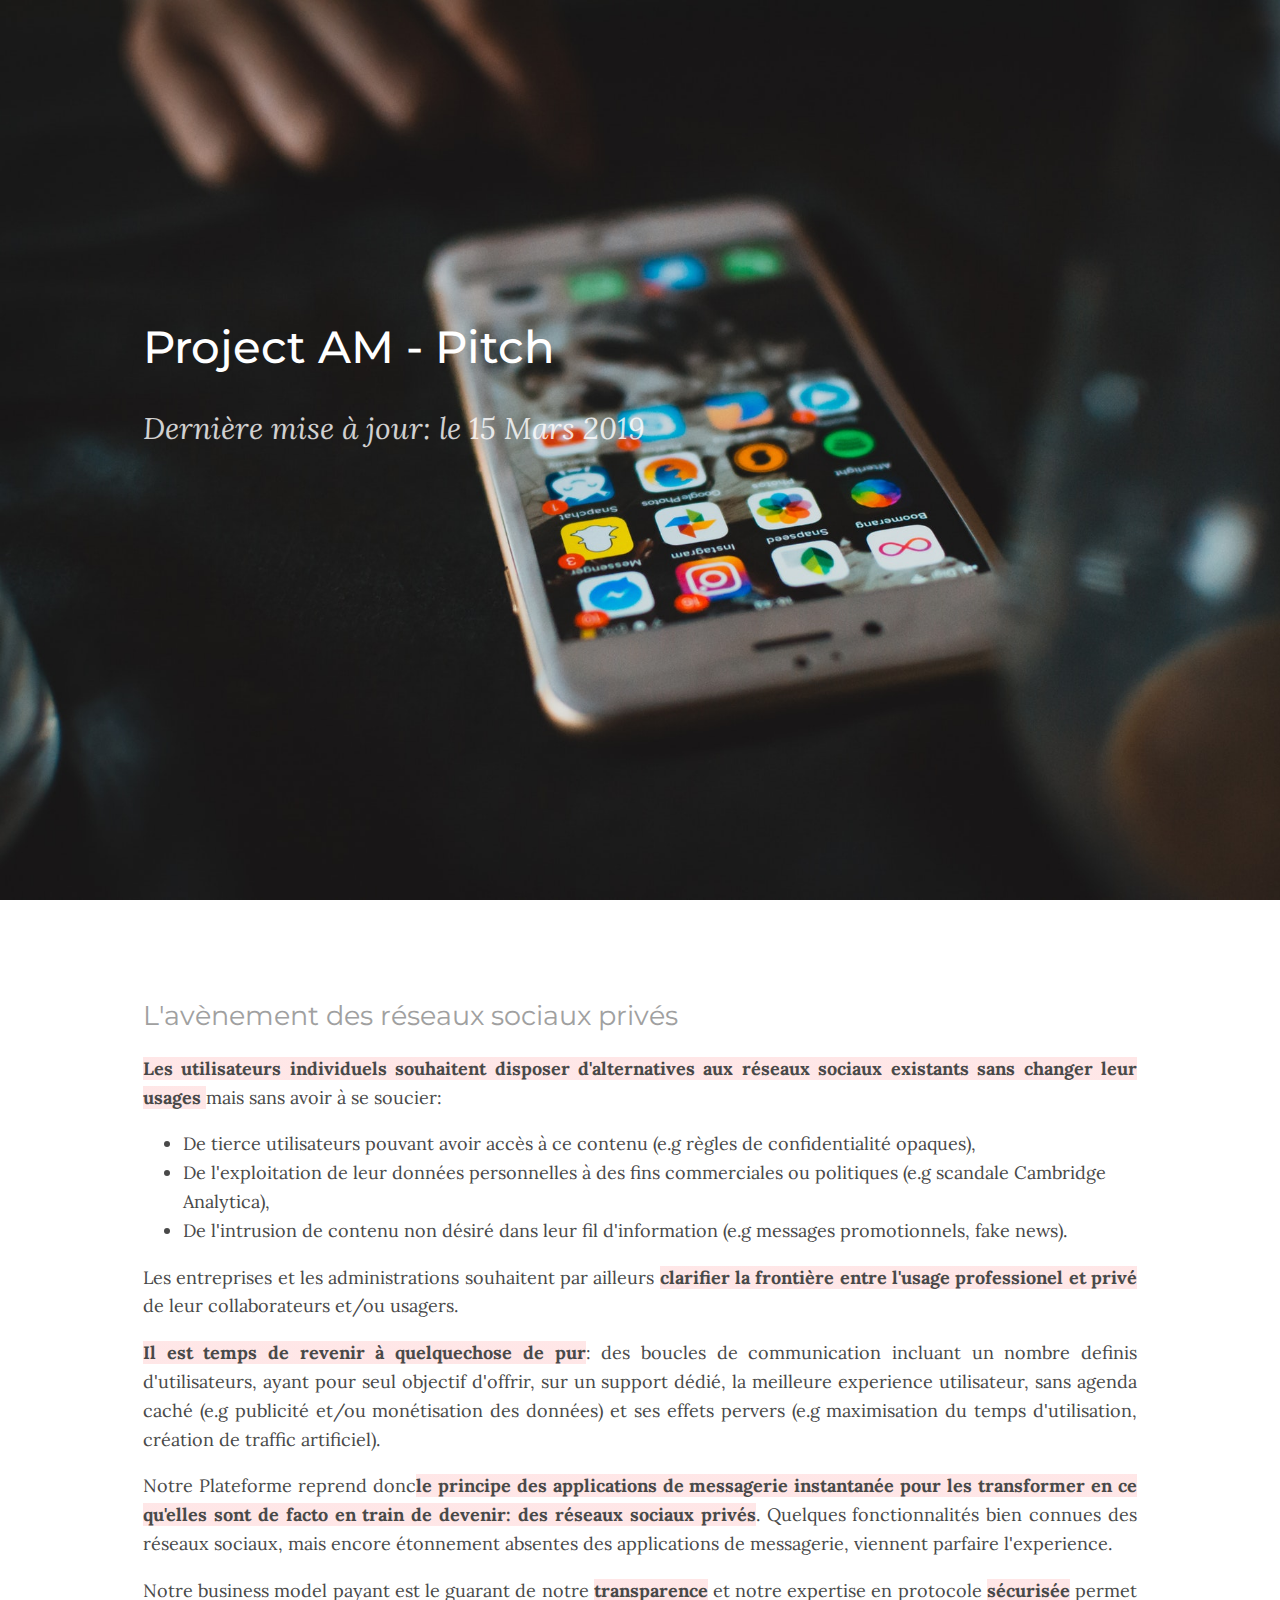
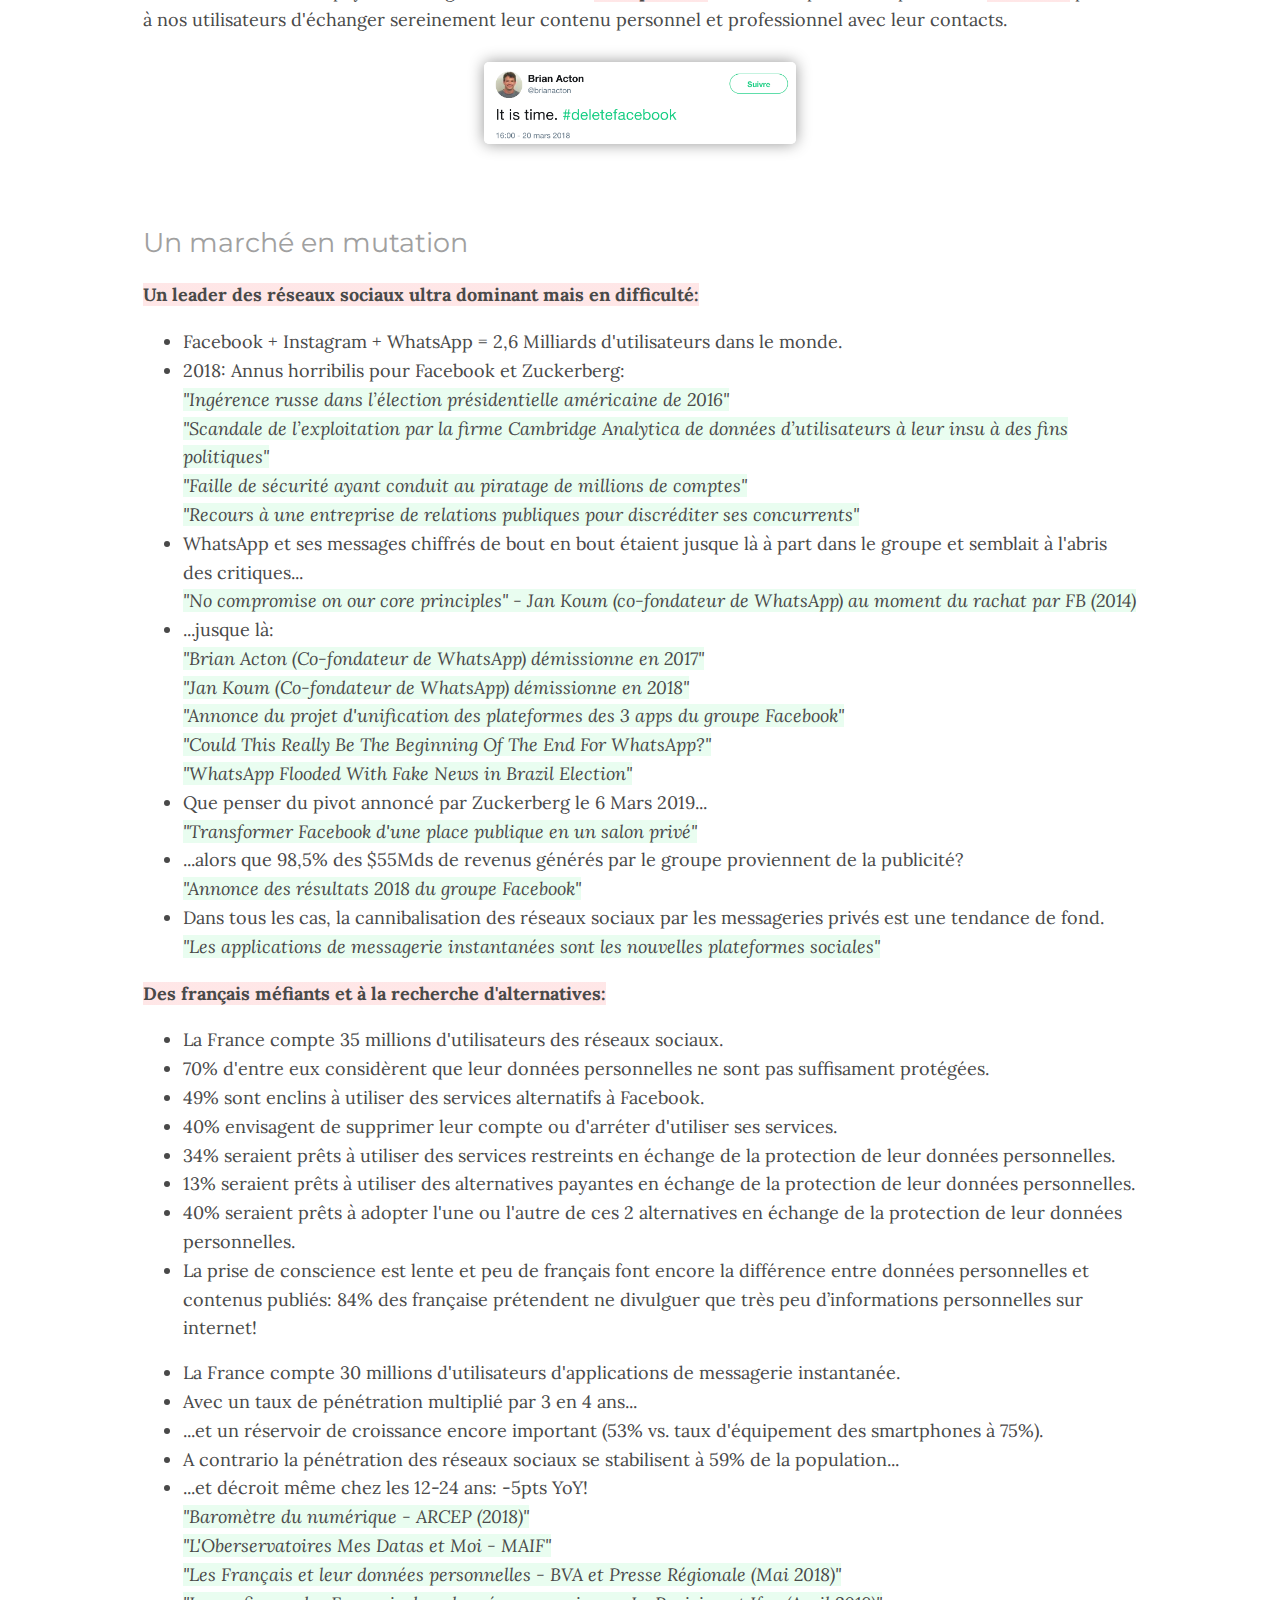
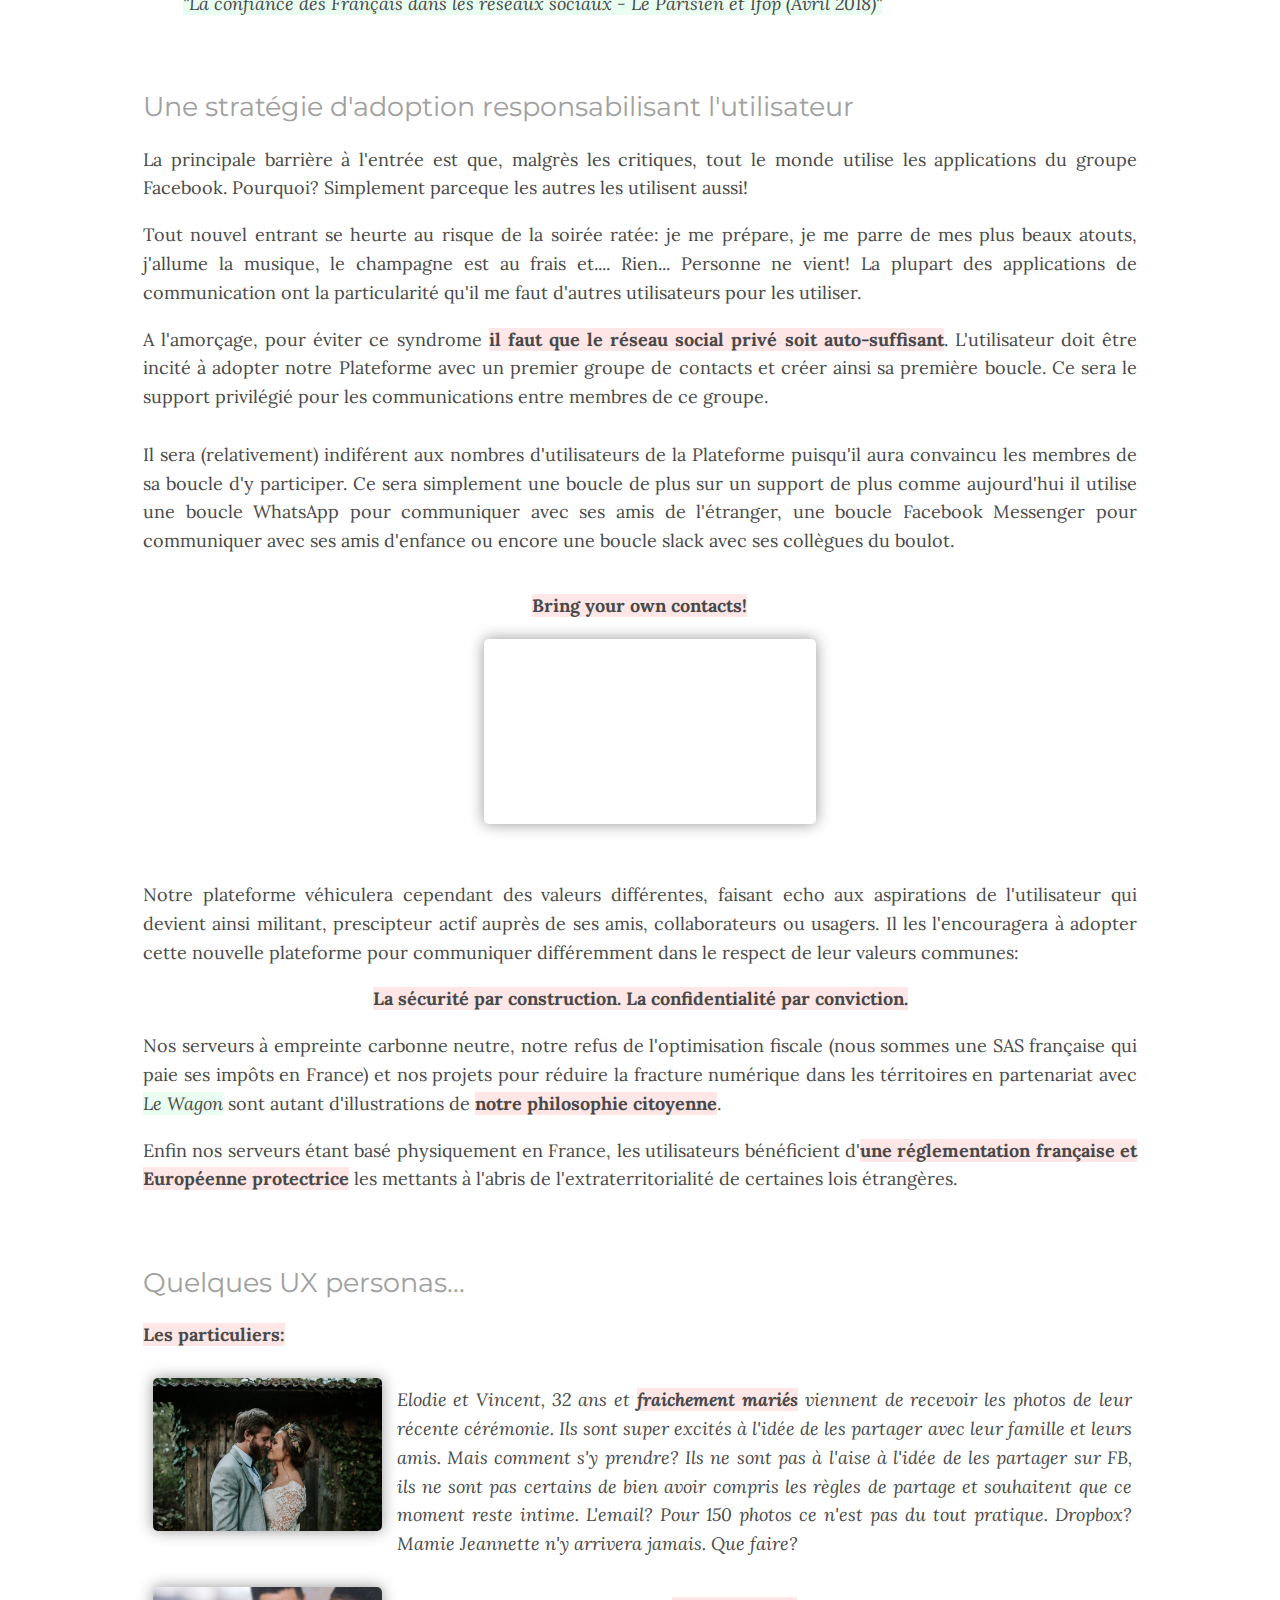
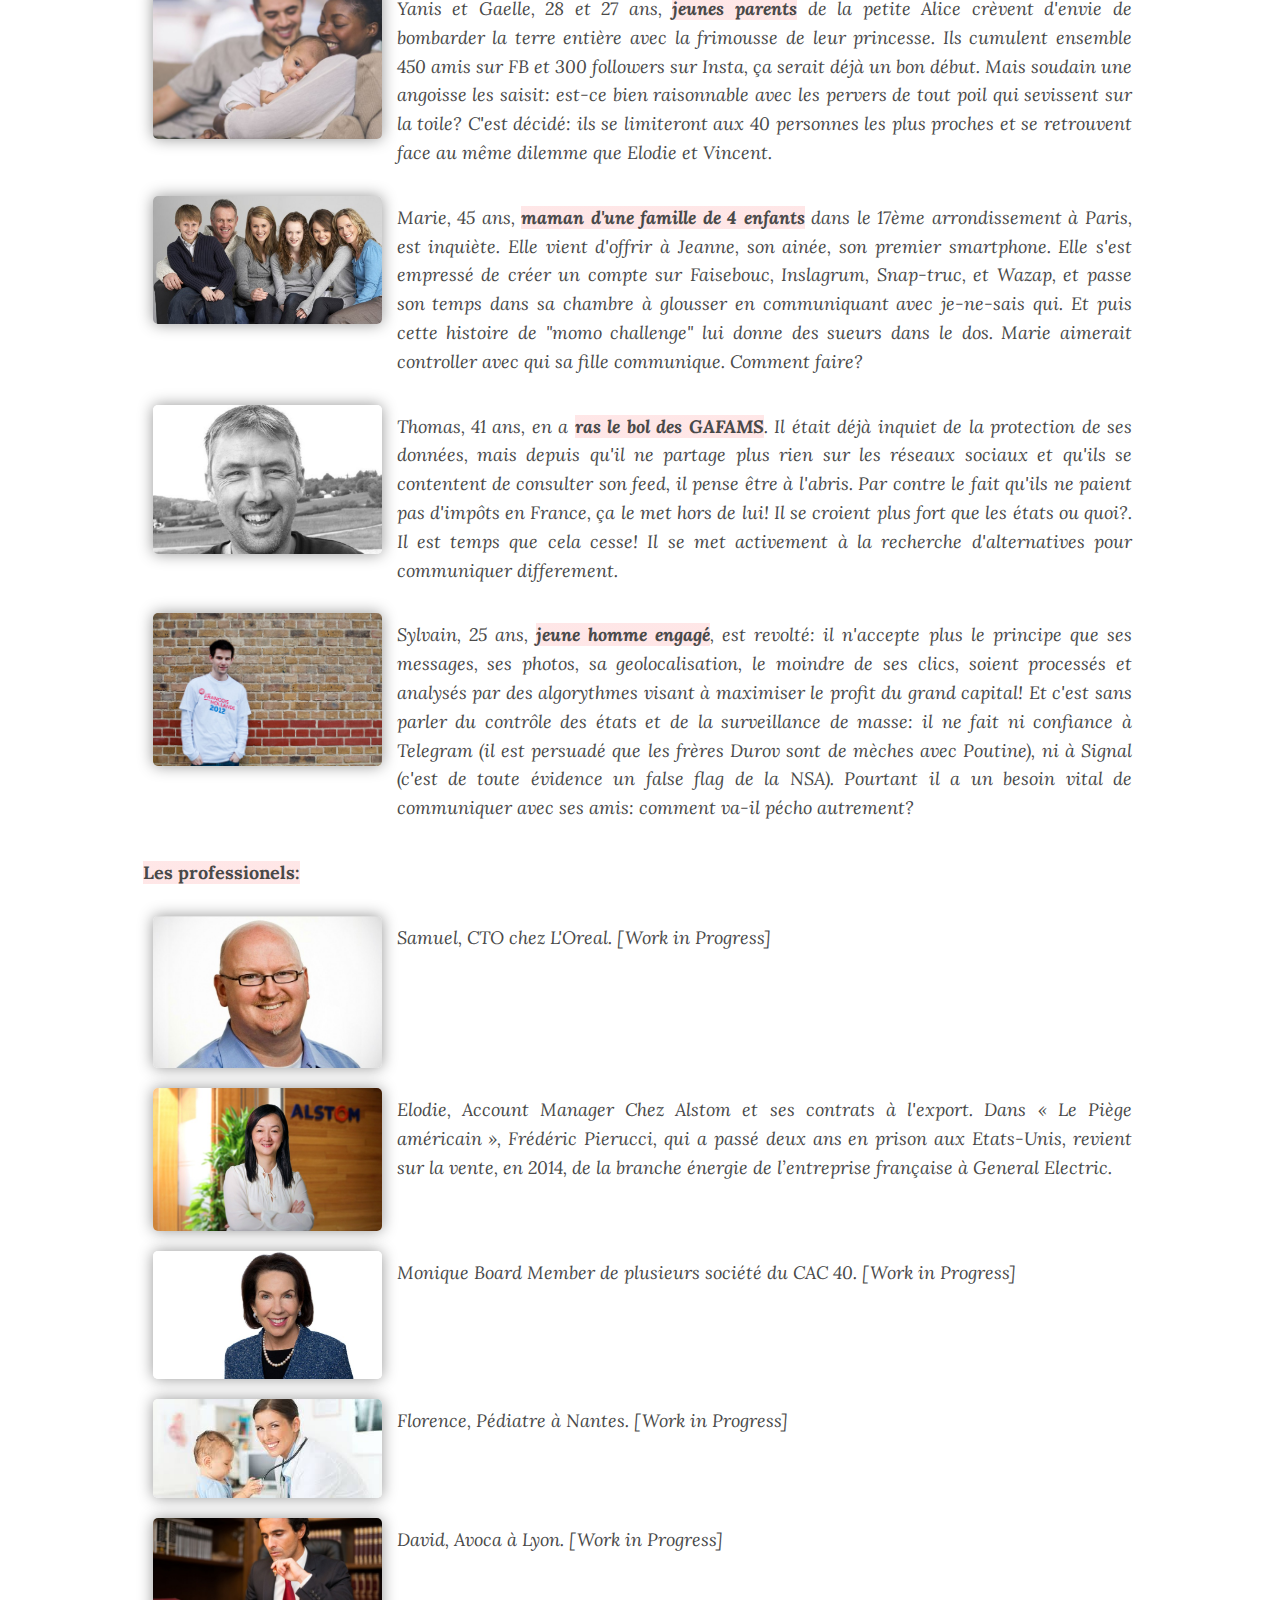
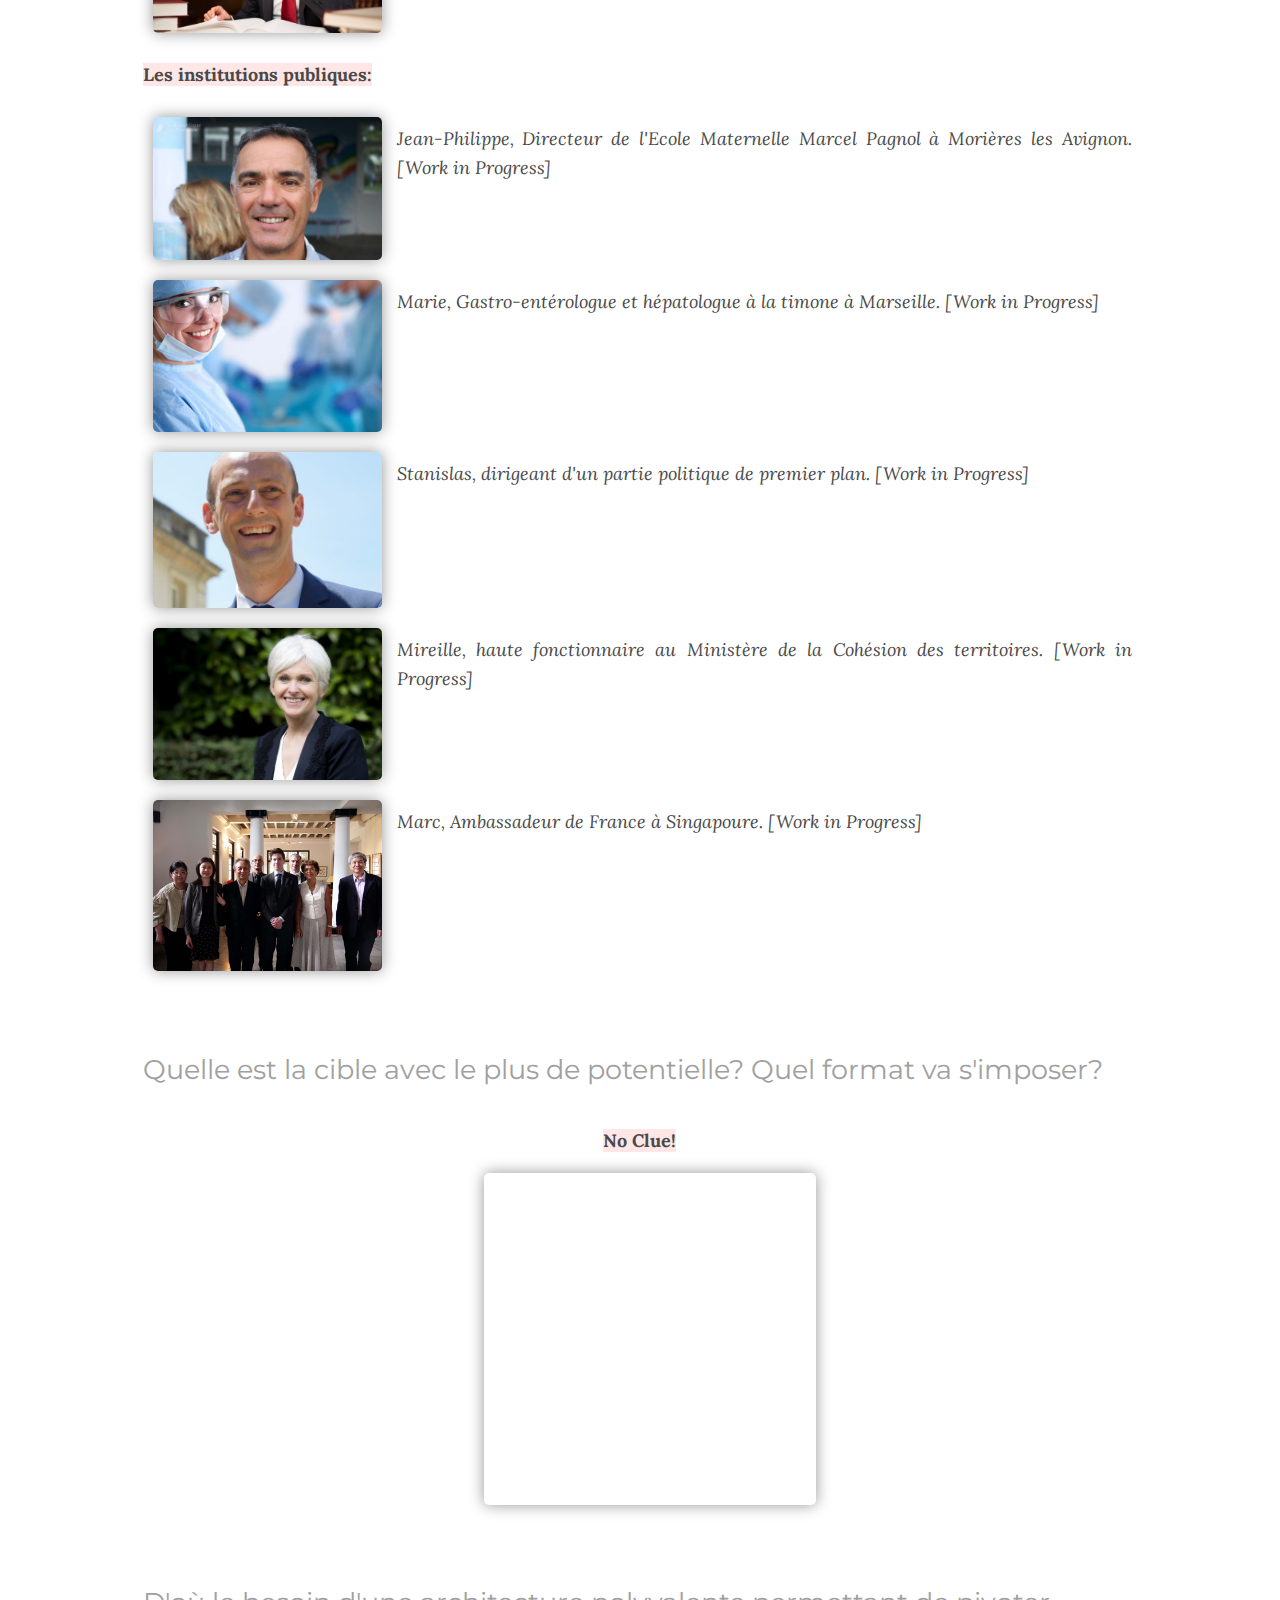
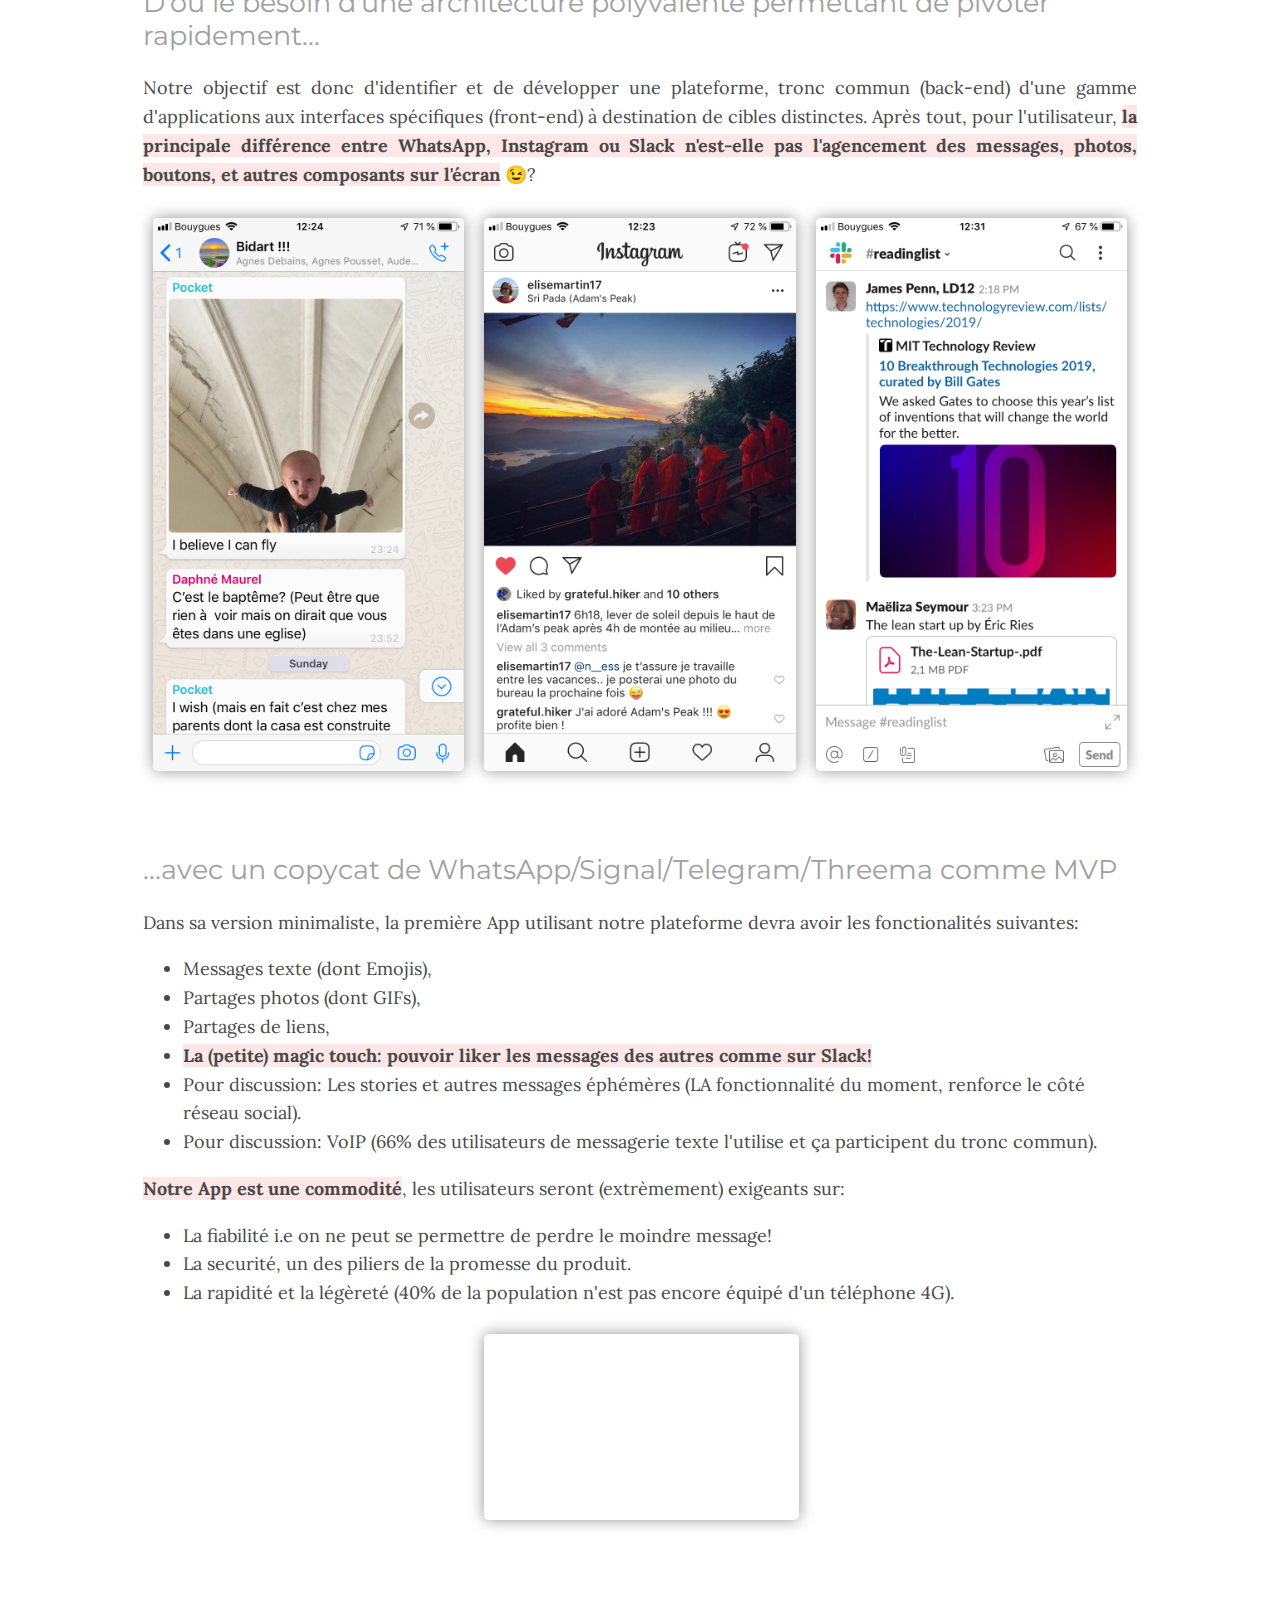
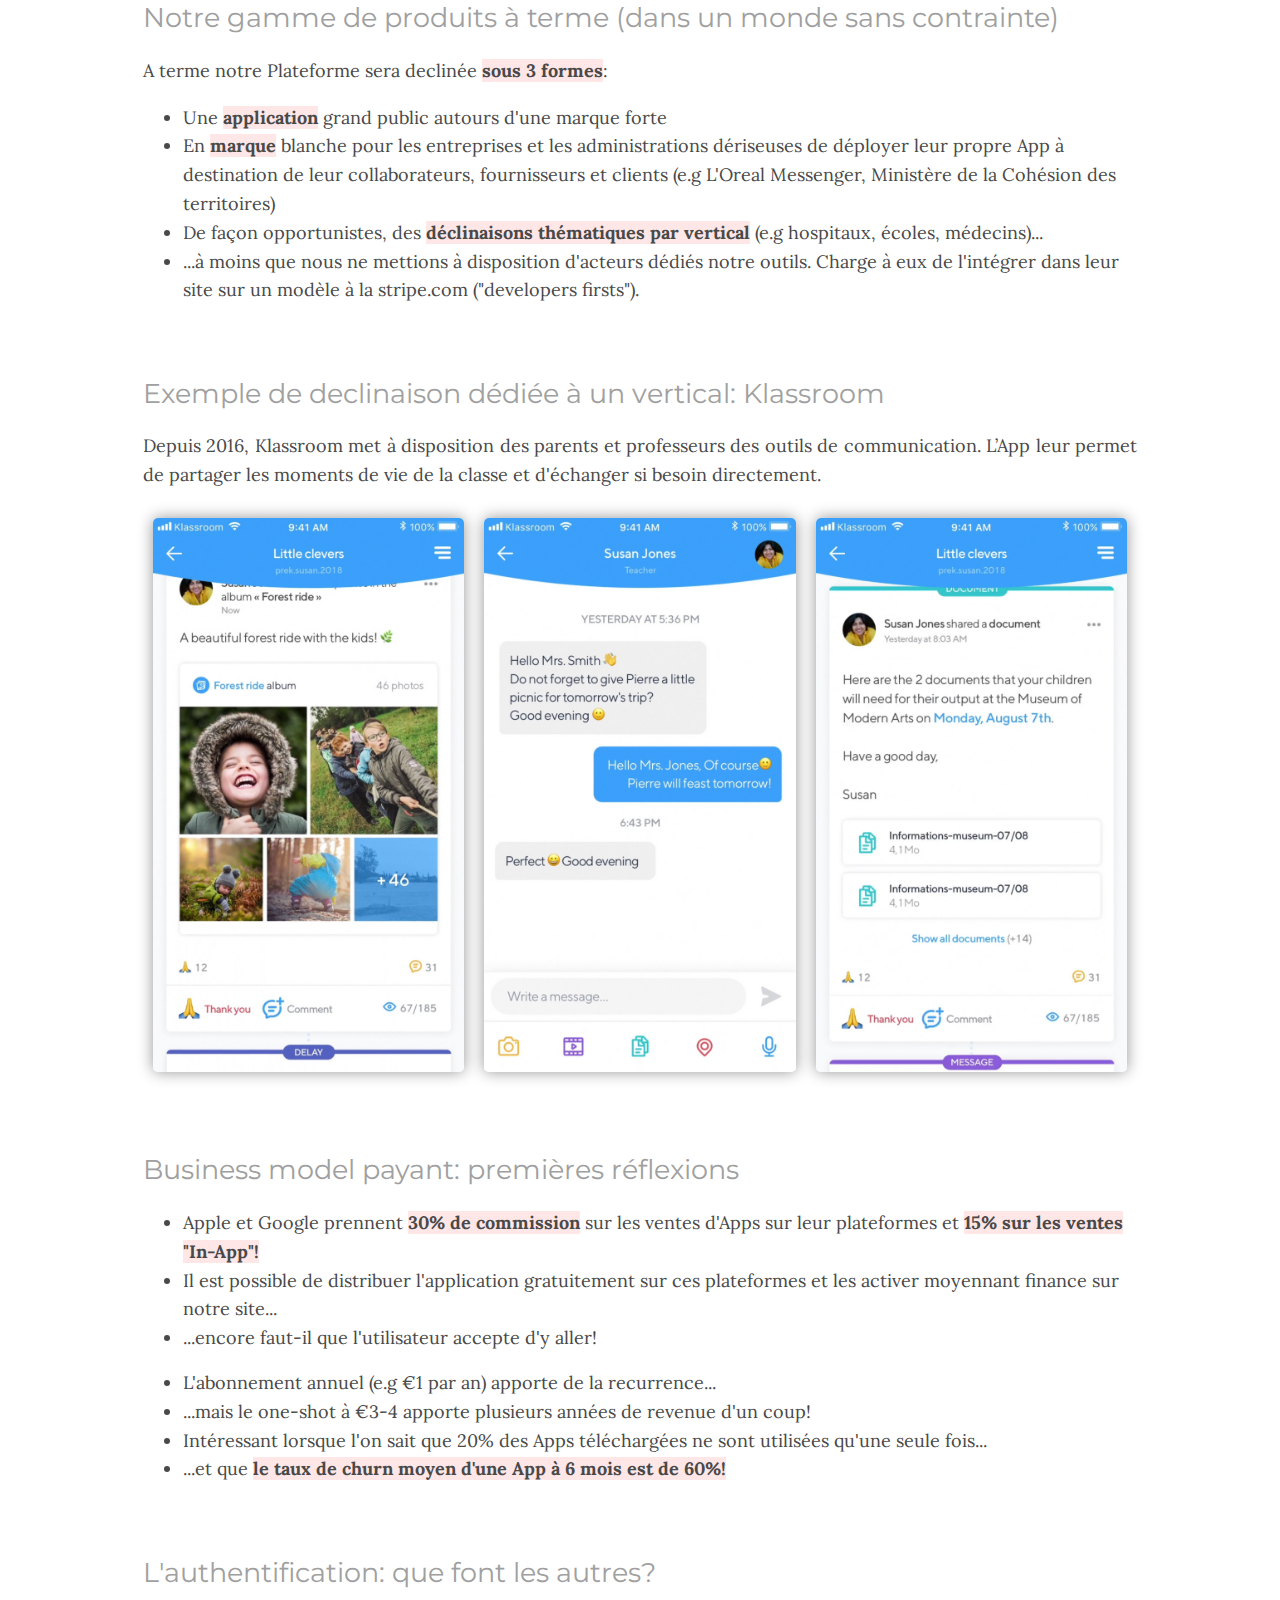
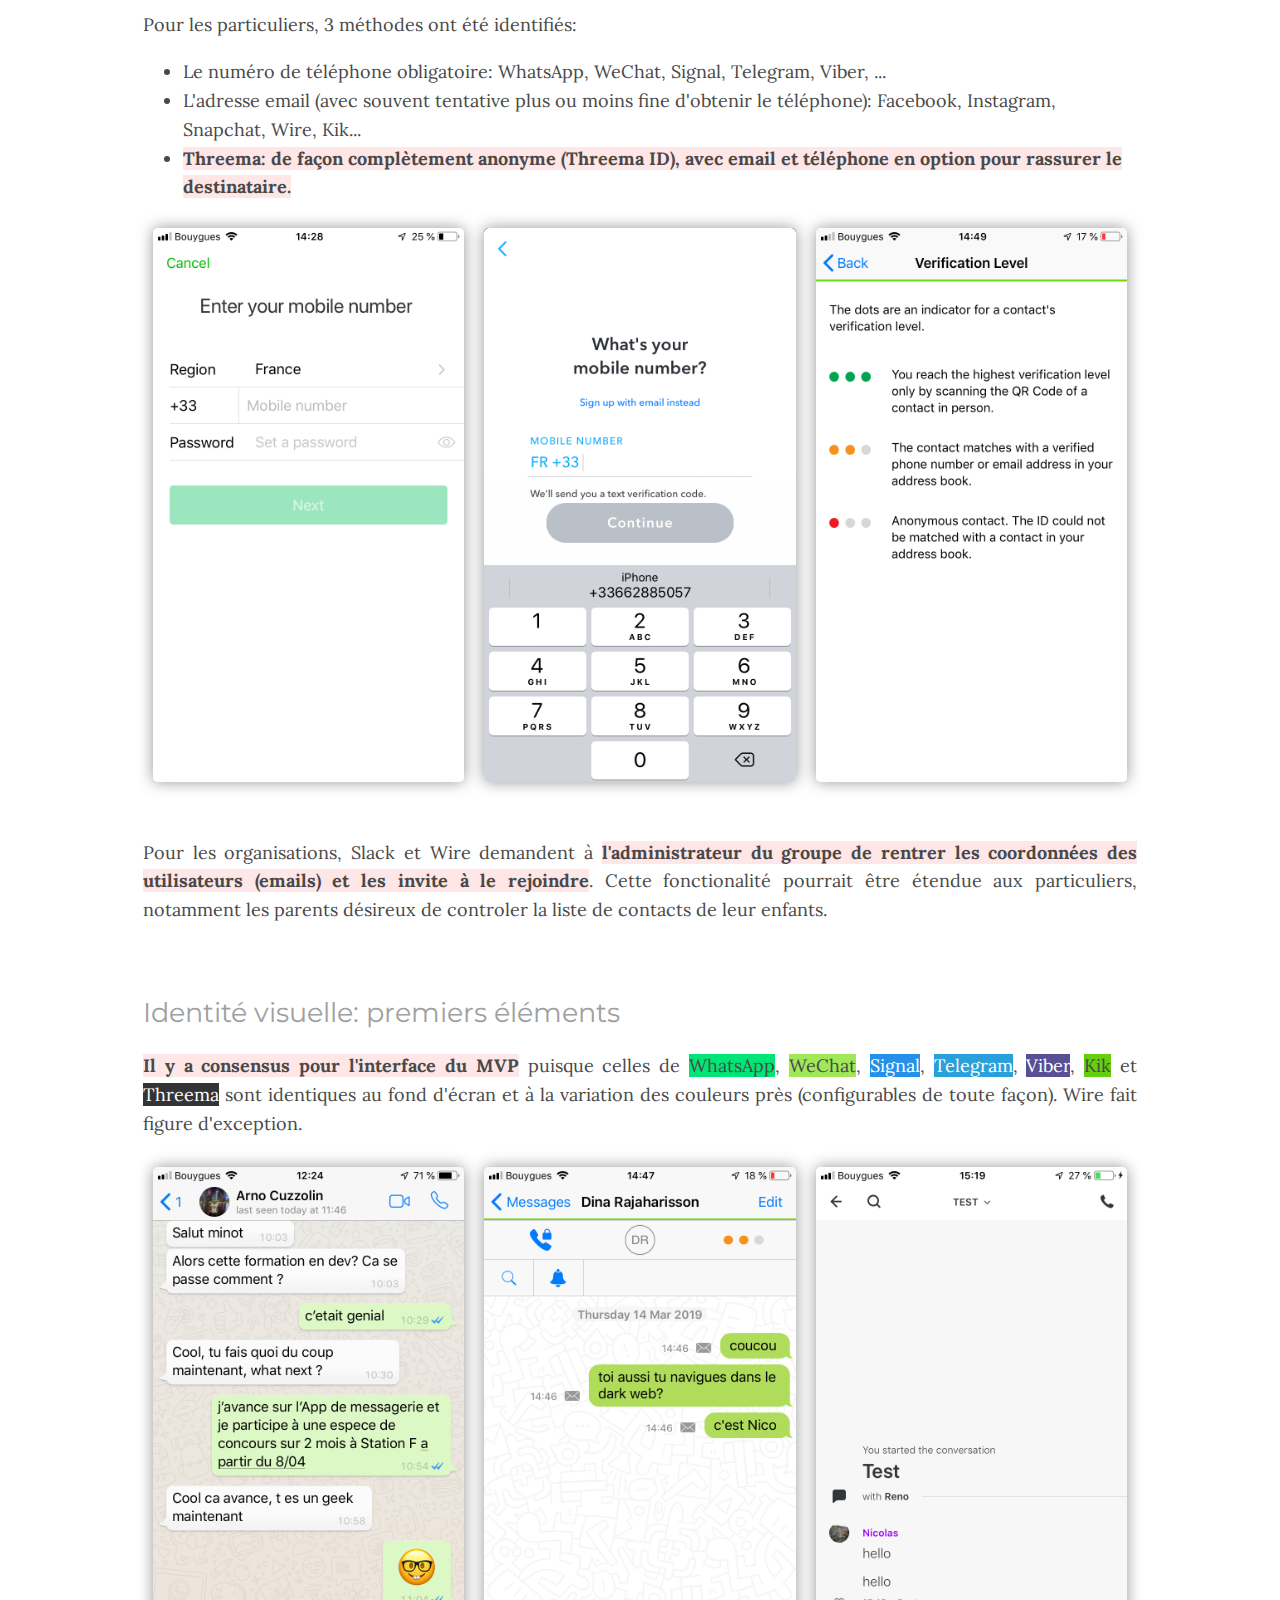
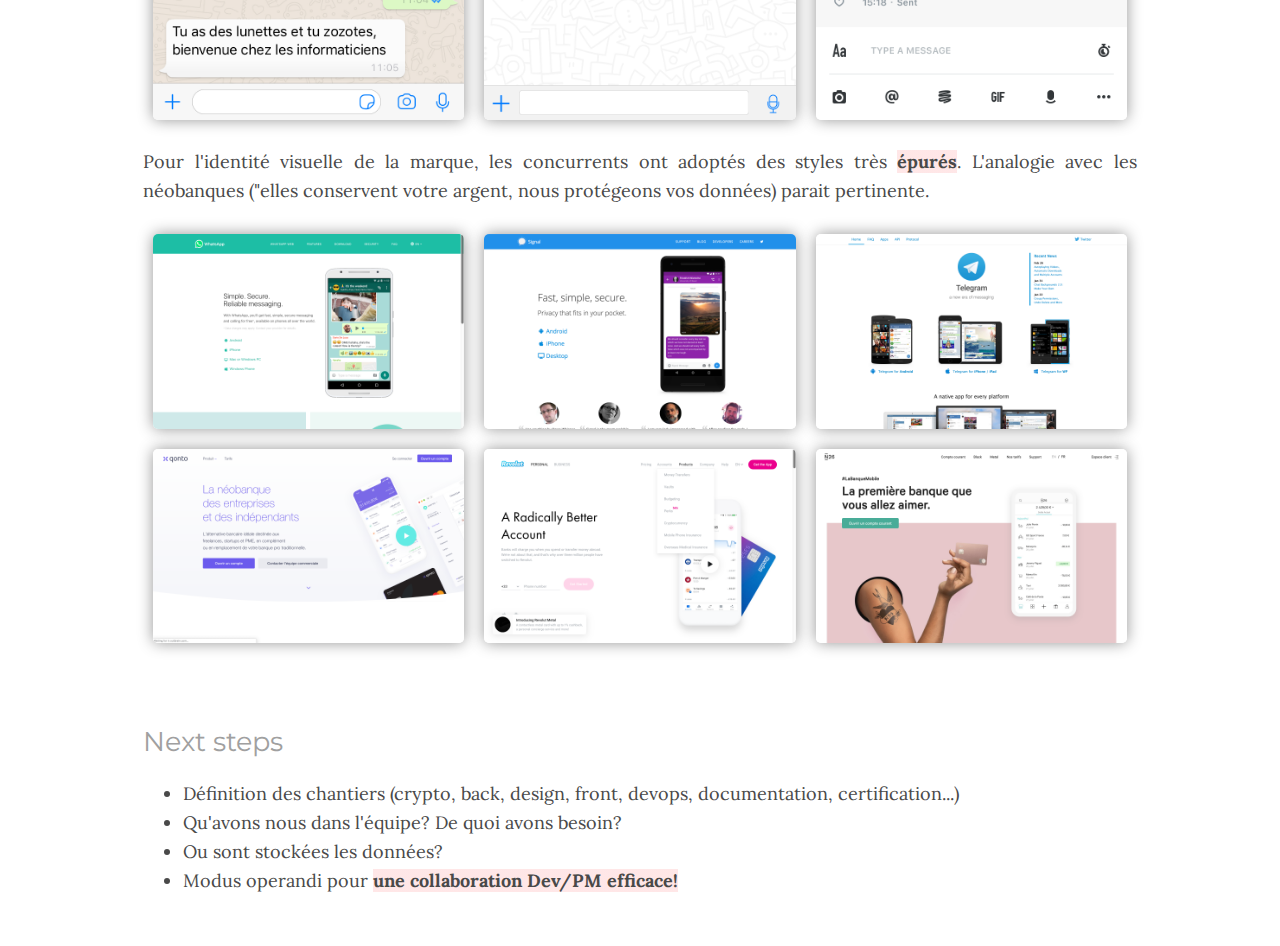
<file: index.html>
<!DOCTYPE html>
<html>

<html>
  <head>
    <title>Project AM 2</title>
    <meta charset="utf-8" name="Briefing" content="Briefing">
    <link rel="stylesheet" href="https://use.fontawesome.com/releases/v5.0.10/css/all.css">
    <link rel="stylesheet" href="https://stackpath.bootstrapcdn.com/bootstrap/4.3.1/css/bootstrap.min.css" integrity="sha384-ggOyR0iXCbMQv3Xipma34MD+dH/1fQ784/j6cY/iJTQUOhcWr7x9JvoRxT2MZw1T" crossorigin="anonymous">
    <link rel="stylesheet" href="style.css">
    <link href='https://fonts.googleapis.com/css?family=Lora:400,400italic,700|Montserrat:400,700' rel='stylesheet' type='text/css'>
  </head>
  <body>
    <div class="banner">
      <div class="container">
        <h1>Project AM - Pitch</h1>
        <p>Dernière mise à jour: le 15 Mars 2019</p>
      </div>
    </div>

    <div class="container">

      <h2>L'avènement des réseaux sociaux privés</h2>

        <p><span>Les utilisateurs individuels souhaitent disposer d'alternatives aux réseaux sociaux existants sans changer leur usages </span> mais sans avoir à se soucier:<p>
          <ul>
            <li>De tierce utilisateurs pouvant avoir accès à ce contenu (e.g règles de confidentialité opaques),</li>
            <li>De l'exploitation de leur données personnelles à des fins commerciales ou politiques (e.g scandale Cambridge Analytica),</li>
            <li>De l'intrusion de contenu non désiré dans leur fil d'information (e.g messages promotionnels, fake news).</li>
          </ul>

        <p>Les entreprises et les administrations souhaitent par ailleurs <span>clarifier la frontière entre l'usage professionel et privé</span> de leur collaborateurs et/ou usagers.<p>

        <p><span>Il est temps de revenir à quelquechose de pur</span>: des boucles de communication incluant un nombre definis d'utilisateurs, ayant pour seul objectif d'offrir, sur un support dédié, la meilleure experience utilisateur, sans agenda caché (e.g publicité et/ou monétisation des données) et ses effets pervers (e.g maximisation du temps d'utilisation, création de traffic artificiel).</p>

        <p>Notre Plateforme reprend donc<span>le principe des applications de messagerie instantanée pour les transformer en ce qu'elles sont de facto en train de devenir: des réseaux sociaux privés</span>. Quelques fonctionnalités bien connues des réseaux sociaux, mais encore étonnement absentes des applications de messagerie, viennent parfaire l'experience.</br>

        <p>Notre business model payant est le guarant de notre <span>transparence</span> et notre expertise en protocole <span>sécurisée</span> permet à nos utilisateurs d'échanger sereinement leur contenu personnel et professionnel avec leur contacts.</p>

        <div class="image-grid">
          <div>
          </div>
          <div>
            <img src="images/tweet-acton.png" class="image"/>
          </div>
          <div>
          </div>
        </div>

      <h2>Un marché en mutation</h2>

        <p><span>Un leader des réseaux sociaux ultra dominant mais en difficulté:</span></p>

        <ul>
          <li>Facebook + Instagram + WhatsApp = 2,6 Milliards d'utilisateurs dans le monde.</li>
          <li>2018: Annus horribilis pour Facebook et Zuckerberg:</li>
            <a href='https://www.frenchweb.fr/126-millions-damericains-touches-par-les-publications-russes-sur-facebook/307444' target="blank">"Ingérence russe dans l’élection présidentielle américaine de 2016"</a></br>
            <a href='https://www.lemonde.fr/pixels/article/2018/03/22/ce-qu-il-faut-savoir-sur-cambridge-analytica-la-societe-au-c-ur-du-scandale-facebook_5274804_4408996.html' target="blank">"Scandale de l’exploitation par la firme Cambridge Analytica de données d’utilisateurs à leur insu à des fins politiques"</a></br>
            <a href='https://www.frenchweb.fr/piratage-facebook-des-comptes-francais-sont-concernes-selon-mounir-mahjoubi/337077' target="blank">"Faille de sécurité ayant conduit au piratage de millions de comptes"</a></br>
            <a href='https://www.frenchweb.fr/la-nouvelle-polemique-autour-de-facebook-enfle/340812' target="blank">"Recours à une entreprise de relations publiques pour discréditer ses concurrents"</a></br>
          <li>WhatsApp et ses messages chiffrés de bout en bout étaient jusque là à part dans le groupe et semblait à l'abris des critiques...</li>
            <a href='https://www.cnet.com/news/who-is-whatsapp-co-founder-and-ceo-jan-koum/' target="blank">"No compromise on our core principles" - Jan Koum (co-fondateur de WhatsApp) au moment du rachat par FB (2014)</a>
          <li>...jusque là:</li>
            <a href='https://www.forbes.com/sites/parmyolson/2018/09/26/exclusive-whatsapp-cofounder-brian-acton-gives-the-inside-story-on-deletefacebook-and-why-he-left-850-million-behind/#12ceacb43f20' target="blank">"Brian Acton (Co-fondateur de WhatsApp) démissionne en 2017"</a></br>
            <a href='http://www.leparisien.fr/economie/donnees-personnelles-le-cofondateur-de-whatsapp-demissionne-01-05-2018-7691964.php' target="blank">"Jan Koum (Co-fondateur de WhatsApp) démissionne en 2018"</a></br>
            <a href='https://www.nytimes.com/2019/01/25/technology/facebook-instagram-whatsapp-messenger.html' target="blank">"Annonce du projet d'unification des plateformes des 3 apps du groupe Facebook"</a></br>
            <a href='https://www.forbes.com/sites/zakdoffman/2019/01/26/could-this-really-be-the-beginning-of-the-end-for-whatsapp/#1112f81441ab' target="blank">"Could This Really Be The Beginning Of The End For WhatsApp?"</a></br>
            <a href='https://www.voanews.com/a/facebook-s-whatsapp-flooded-with-fake-news-in-brazil-election/4622421.html' target="blank">"WhatsApp Flooded With Fake News in Brazil Election"</a></br>
          <li>Que penser du pivot annoncé par Zuckerberg le 6 Mars 2019...</li>
            <a href='https://www.facebook.com/notes/mark-zuckerberg/a-privacy-focused-vision-for-social-networking/10156700570096634/' target="blank">"Transformer Facebook d'une place publique en un salon privé"</a>
          <li>...alors que 98,5% des $55Mds de revenus générés par le groupe proviennent de la publicité?</li>
            <a href='https://investor.fb.com/investor-news/press-release-details/2019/Facebook-Reports-Fourth-Quarter-and-Full-Year-2018-Results' target="blank">"Annonce des résultats 2018 du groupe Facebook"</a>
          <li>Dans tous les cas, la cannibalisation des réseaux sociaux par les messageries privés est une tendance de fond.</li>
            <a href='https://www.frenchweb.fr/les-reseaux-sociaux-qui-deviennent-prives-quels-impacts-pour-les-marques/320451' target="blank">"Les applications de messagerie instantanées sont les nouvelles plateformes sociales"</a>
        </ul>

        <p><span>Des français méfiants et à la recherche d'alternatives:</span></p>

        <ul>
          <li>La France compte 35 millions d'utilisateurs des réseaux sociaux.</li>
          <li>70% d'entre eux considèrent que leur données personnelles ne sont pas suffisament protégées.</li>
          <li>49% sont enclins à utiliser des services alternatifs à Facebook.</li>
          <li>40% envisagent de supprimer leur compte ou d'arréter d'utiliser ses services.</li>
          <li>34% seraient prêts à utiliser des services restreints en échange de la protection de leur données personnelles.</li>
          <li>13% seraient prêts à utiliser des alternatives payantes en échange de la protection de leur données personnelles.</li>
          <li>40% seraient prêts à adopter l'une ou l'autre de ces 2 alternatives en échange de la protection de leur données personnelles.</li>
          <li>La prise de conscience est lente et peu de français font encore la différence entre données personnelles et contenus publiés: 84% des française prétendent ne divulguer que très peu d’informations personnelles sur internet!</li>
        </ul>
        <ul>
          <li>La France compte 30 millions d'utilisateurs d'applications de messagerie instantanée.</li>
          <li>Avec un taux de pénétration multiplié par 3 en 4 ans...</li>
          <li>...et un réservoir de croissance encore important (53% vs. taux d'équipement des smartphones à 75%).</li>
          <li>A contrario la pénétration des réseaux sociaux se stabilisent à 59% de la population...</li>
          <li>...et décroit même chez les 12-24 ans: -5pts YoY!</li>
            <a href='https://www.arcep.fr/actualites/le-fil-dinfos/detail/n/barometre-du-numerique-publication-de-ledition-2018.html' target="blank">"Baromètre du numérique - ARCEP (2018)"</a></br>
            <a href='https://www.mesdatasetmoi-observatoire.fr/' target="blank">"L'Oberservatoires Mes Datas et Moi - MAIF"</a></br>
            <a href='https://staticswww.bva-group.com/wp-content/uploads/2018/05/PRESSE-REGIONALE-Observatoire-de-la-vie-quotidienne-Mai-2018-Les-donn%C3%A9es-personnelles.pdf' target="blank">"Les Français et leur données personnelles - BVA et Presse Régionale (Mai 2018)"</a></br>
            <a href='http://www.leparisien.fr/high-tech/sondage-exclusif-la-grande-majorite-des-francais-se-mefient-des-reseaux-sociaux-11-04-2018-7658718.php#xtor=AD-1481423554' target="blank">"La confiance des Français dans les réseaux sociaux -  Le Parisien et Ifop (Avril 2018)"</a></br>
        </ul>

      <h2>Une stratégie d'adoption responsabilisant l'utilisateur</h2>

        <p>La principale barrière à l'entrée est que, malgrès les critiques, tout le monde utilise les applications du groupe Facebook. Pourquoi? Simplement parceque les autres les utilisent aussi!</p>

        <p>Tout nouvel entrant se heurte au risque de la soirée ratée: je me prépare, je me parre de mes plus beaux atouts, j'allume la musique, le champagne est au frais et.... Rien... Personne ne vient! La plupart des applications de communication ont la particularité qu'il me faut d'autres utilisateurs pour les utiliser.</p>

        <p>A l'amorçage, pour éviter ce syndrome <span>il faut que le réseau social privé soit auto-suffisant</span>. L'utilisateur doit être incité à adopter notre Plateforme avec un premier groupe de contacts et créer ainsi sa première boucle. Ce sera le support privilégié pour les communications entre membres de ce groupe.</br></br>

        Il sera (relativement) indiférent aux nombres d'utilisateurs de la Plateforme puisqu'il aura convaincu les membres de sa boucle d'y participer. Ce sera simplement une boucle de plus sur un support de plus comme aujourd'hui il utilise une boucle WhatsApp pour communiquer avec ses amis de l'étranger, une boucle Facebook Messenger pour communiquer avec ses amis d'enfance ou encore une boucle slack avec ses collègues du boulot.<p>

       <div class="image-grid">
          <div>
          </div>
          <div>
            <p class="text-center"><span>Bring your own contacts!</span></p>
            <div class="image" style="width:100%;height:0;padding-bottom:56%;position:relative;"><iframe src="https://giphy.com/embed/krM6ANSNvFg52" width="100%" height="100%" style="position:absolute" frameBorder="0" class="giphy-embed" allowFullScreen></iframe></div>
          </div>
          <div>
          </div>
        </div></br>

        <p>Notre plateforme véhiculera cependant des valeurs différentes, faisant echo aux aspirations de l'utilisateur qui devient ainsi militant, prescipteur actif auprès de ses amis, collaborateurs ou usagers. Il les l'encouragera à adopter cette nouvelle plateforme pour communiquer différemment dans le respect de leur valeurs communes:<p>
        <p class="text-center"><span>La sécurité par construction. La confidentialité par conviction.</span></p>

        <p>Nos serveurs à empreinte carbonne neutre, notre refus de l'optimisation fiscale (nous sommes une SAS française qui paie ses impôts en France) et nos projets pour réduire la fracture numérique dans les térritoires en partenariat avec <a href="https://www.lewagon.com/fr">Le Wagon</a> sont autant d'illustrations de <span>notre philosophie citoyenne</span>.

        <p>Enfin nos serveurs étant basé physiquement en France, les utilisateurs bénéficient d'<span>une réglementation française et Européenne protectrice</span> les mettants à l'abris de l'extraterritorialité de certaines lois étrangères.</p>

      <h2>Quelques UX personas...</h2>
        <p><span>Les particuliers:</span></p>

        <div class="image-grid2">
          <div>
            <img src="images/maries.jpg" class="image"/>
          </div>
          <div class="personae">
            <p><i>Elodie et Vincent, 32 ans et <span>fraichement mariés</span> viennent de recevoir les photos de leur récente cérémonie. Ils sont super excités à l'idée de les partager avec leur famille et leurs amis. Mais comment s'y prendre? Ils ne sont pas à l'aise à l'idée de les partager sur FB, ils ne sont pas certains de bien avoir compris les règles de partage et souhaitent que ce moment reste intime. L'email? Pour 150 photos ce n'est pas du tout pratique. Dropbox? Mamie Jeannette n'y arrivera jamais. Que faire?</i></p>
          </div>
          <div>
            <img src="images/bebe.jpg" class="image"/>
          </div>
          <div class="personae">
            <p><i>Yanis et Gaelle, 28 et 27 ans, <span>jeunes parents</span> de la petite Alice crèvent d'envie de bombarder la terre entière avec la frimousse de leur princesse. Ils cumulent ensemble 450 amis sur FB et 300 followers sur Insta, ça serait déjà un bon début. Mais soudain une angoisse les saisit: est-ce bien raisonnable avec les pervers de tout poil qui sevissent sur la toile? C'est décidé: ils se limiteront aux 40 personnes les plus proches et se retrouvent face au même dilemme que Elodie et Vincent.</i></p>
          </div>
          <div>
            <img src="images/mere.jpg" class="image"/>
          </div>
          <div class="personae">
            <p><i>Marie, 45 ans, <span>maman d'une famille de 4 enfants</span> dans le 17ème arrondissement à Paris, est inquiète. Elle vient d'offrir à Jeanne, son ainée, son premier smartphone. Elle s'est empressé de créer un compte sur Faisebouc, Inslagrum, Snap-truc, et Wazap, et passe son temps dans sa chambre à glousser en communiquant avec je-ne-sais qui. Et puis cette histoire de "momo challenge" lui donne des sueurs dans le dos. Marie aimerait controller avec qui sa fille communique. Comment faire?</i></p>
          </div>
          <div>
            <img src="images/pere.jpg" class="image"/>
          </div>
          <div class="personae">
            <p><i>Thomas, 41 ans, en a <span>ras le bol des GAFAMS</span>. Il était déjà inquiet de la protection de ses données, mais depuis qu'il ne partage plus rien sur les réseaux sociaux et qu'ils se contentent de consulter son feed, il pense être à l'abris. Par contre le fait qu'ils ne paient pas d'impôts en France, ça le met hors de lui! Il se croient plus fort que les états ou quoi?. Il est temps que cela cesse! Il se met activement à la recherche d'alternatives pour communiquer differement.</i></p>
          </div>
          <div>
            <img src="images/militant.jpg" class="image"/>
          </div>
          <div class="personae">
            <p><i>Sylvain, 25 ans, <span>jeune homme engagé</span>, est revolté: il n'accepte plus le principe que ses messages, ses photos, sa geolocalisation, le moindre de ses clics, soient processés et analysés par des algorythmes visant à maximiser le profit du grand capital! Et c'est sans parler du contrôle des états et de la surveillance de masse: il ne fait ni confiance à Telegram (il est persuadé que les frères Durov sont de mèches avec Poutine), ni à Signal (c'est de toute évidence un false flag de la NSA). Pourtant il a un besoin vital de communiquer avec ses amis: comment va-il pécho autrement?
            </i></p>
          </div>
        </div>

        <p><span>Les professionels:</span></p>

        <div class="image-grid2">
          <div>
            <img src="images/cto.jpg" class="image"/>
          </div>
          <div class="personae">
            <p><i>Samuel, CTO chez L'Oreal. [Work in Progress]</i></p>
          </div>
          <div>
            <img src="images/export.jpg" class="image"/>
          </div>
          <div class="personae">
            <p><i>Elodie, Account Manager Chez Alstom et ses contrats à l'export. Dans « Le Piège américain », Frédéric Pierucci, qui a passé deux ans en prison aux Etats-Unis, revient sur la vente, en 2014, de la branche énergie de l’entreprise française à General Electric.</i></p>
          </div>
          <div>
            <img src="images/board.jpg" class="image"/>
          </div>
          <div class="personae">
            <p><i>Monique Board Member de plusieurs société du CAC 40. [Work in Progress]</i></p>
          </div>
          <div>
            <img src="images/pediatre.jpeg" class="image"/>
          </div>
          <div class="personae">
            <p><i>Florence, Pédiatre à Nantes. [Work in Progress]</i></p>
          </div>
          <div>
            <img src="images/lawyer.jpg" class="image"/>
          </div>
          <div class="personae">
            <p><i>David, Avoca à Lyon. [Work in Progress]</i></p>
          </div>
        </div>

        <p><span>Les institutions publiques:</span></p>

        <div class="image-grid2">
          <div>
            <img src="images/directeur.jpg" class="image"/>
          </div>
          <div class="personae">
            <p><i>Jean-Philippe, Directeur de l'Ecole Maternelle Marcel Pagnol à Morières les Avignon. [Work in Progress]</i></p>
          </div>
          <div>
            <img src="images/hospital.jpg" class="image"/>
          </div>
          <div class="personae">
            <p><i>Marie, Gastro-entérologue et hépatologue à la timone à Marseille. [Work in Progress]</i></p>
          </div>
          <div>
            <img src="images/stan.jpg" class="image"/>
          </div>
          <div class="personae">
            <p><i>Stanislas, dirigeant d'un partie politique de premier plan. [Work in Progress]</i></p>
          </div>
          <div>
            <img src="images/fonctionnaire.jpg" class="image"/>
          </div>
          <div class="personae">
            <p><i>Mireille, haute fonctionnaire au Ministère de la Cohésion des territoires. [Work in Progress]</i></p>
          </div>
          <div>
            <img src="images/ambassadeur.jpg" class="image"/>
          </div>
          <div class="personae">
            <p><i>Marc, Ambassadeur de France à Singapoure. [Work in Progress]</i></p>
          </div>
        </div>

      <h2>Quelle est la cible avec le plus de potentielle? Quel format va s'imposer?</h2>

        <div class="image-grid">
          <div>
          </div>
          <div>
            <p class="text-center"><span>No Clue!</span></p>
            <div class="image" style="width:100%;height:0;padding-bottom:100%;position:relative;"><iframe src="https://giphy.com/embed/21N2l4CJRuqX7eeJhg" width="100%" height="100%" style="position:absolute" frameBorder="0" class="giphy-embed" allowFullScreen></iframe></div>
          </div>
          <div>
          </div>
        </div>

      <h2>D'où le besoin d'une architecture polyvalente permettant de pivoter rapidement...</h2>

        <p>Notre objectif est donc d'identifier et de développer une plateforme, tronc commun (back-end) d'une gamme d'applications aux interfaces spécifiques (front-end) à destination de cibles distinctes. Après tout, pour l'utilisateur, <span>la principale différence entre WhatsApp, Instagram ou Slack n'est-elle pas l'agencement des messages, photos, boutons, et autres composants sur l'écran</span> &#x1F609?</p>

      <div class="image-grid">
        <div>
          <img src="images/IMG_9513.PNG" class="image"/>
        </div>
        <div>
          <img src="images/IMG_9512.PNG" class="image"/>
        </div>
        <div>
          <img src="images/IMG_9522.PNG" class="image"/>
        </div>
      </div>

      <h2>...avec un copycat de WhatsApp/Signal/Telegram/Threema comme MVP</h2>

        <p>Dans sa version minimaliste, la première App utilisant notre plateforme devra avoir les fonctionalités suivantes:</p>
        <ul>
          <li>Messages texte (dont Emojis),</li>
          <li>Partages photos (dont GIFs),</li>
          <li>Partages de liens,</li>
          <li><span>La (petite) magic touch: pouvoir liker les messages des autres comme sur Slack!</span></li>
          <li>Pour discussion: Les stories et autres messages éphémères (LA fonctionnalité du moment, renforce le côté réseau social).</li>
          <li>Pour discussion: VoIP (66% des utilisateurs de messagerie texte l'utilise et ça participent du tronc commun).</li>
        </ul>

        <p><span>Notre App est une commodité</span>, les utilisateurs seront (extrèmement) exigeants sur:</p>
        <ul>
          <li>La fiabilité i.e on ne peut se permettre de perdre le moindre message!</li>
          <li>La securité, un des piliers de la promesse du produit.</li>
          <li>La rapidité et la légèreté (40% de la population n'est pas encore équipé d'un téléphone 4G).</li>
        </ul>

        <div class="image-grid">
          <dir></dir>
          <div>
            <div class="image" style="width:95%;height:0;padding-bottom:56%;position:relative;"><iframe src="https://giphy.com/embed/3o85xELodyVsRc2KrK" width="100%" height="100%" style="position:absolute" frameBorder="0" class="giphy-embed" allowFullScreen></iframe></div>
          </div>
          <dir></dir>
        </div>

      <h2>Notre gamme de produits à terme (dans un monde sans contrainte)</h2>

        <p>A terme notre Plateforme sera declinée <span>sous 3 formes</span>:</p>

        <ul>
          <li>Une <span>application</span> grand public autours d'une marque forte</li>
          <li>En <span>marque</span> blanche pour les entreprises et les administrations dériseuses de déployer leur propre App à destination de leur collaborateurs, fournisseurs et clients (e.g L'Oreal Messenger, Ministère de la Cohésion des territoires)</li>
          <li>De façon opportunistes, des <span>déclinaisons thématiques par vertical</span> (e.g hospitaux, écoles, médecins)...</li>
          <li>...à moins que nous ne mettions à disposition d'acteurs dédiés notre outils. Charge à eux de l'intégrer dans leur site sur un modèle à la stripe.com ("developers firsts").</li>
        </ul>

      <h2>Exemple de declinaison dédiée à un vertical: Klassroom</h2>

        <p>Depuis 2016, Klassroom met à disposition des parents et professeurs des outils de communication. L’App leur permet de partager les moments de vie de la classe et d'échanger si besoin directement.</p>

        <div class="image-grid">
          <div>
            <img src="images/IMG_9529.PNG" class="image"/>
          </div>
          <div>
            <img src="images/IMG_9530.PNG" class="image"/>
          </div>
          <div>
            <img src="images/IMG_9532.PNG" class="image"/>
          </div>
        </div>

      <h2>Business model payant: premières réflexions</h2>

        <ul>
          <li>Apple et Google prennent <span>30% de commission</span> sur les ventes d'Apps sur leur plateformes et <span>15% sur les ventes "In-App"!</span></li>
          <li>Il est possible de distribuer l'application gratuitement sur ces plateformes et les activer moyennant finance sur notre site...</li>
          <li>...encore faut-il que l'utilisateur accepte d'y aller!</li>
        </ul>

        <ul>
          <li>L'abonnement annuel (e.g €1 par an) apporte de la recurrence...</li>
          <li>...mais le one-shot à €3-4 apporte plusieurs années de revenue d'un coup!</li>
          <li>Intéressant lorsque l'on sait que 20% des Apps téléchargées ne sont utilisées qu'une seule fois...</li>
          <li>...et que <span>le taux de churn moyen d'une App à 6 mois est de 60%!</span></li>
        </ul>

      <h2>L'authentification: que font les autres?</h2>

        <p>Pour les particuliers, 3 méthodes ont été identifiés:</p>

        <ul>
          <li>Le numéro de téléphone obligatoire: WhatsApp, WeChat, Signal, Telegram, Viber, ...</li>
          <li>L'adresse email (avec souvent tentative plus ou moins fine d'obtenir le téléphone): Facebook, Instagram, Snapchat, Wire, Kik...</li>
          <li><span>Threema: de façon complètement anonyme (Threema ID), avec email et téléphone en option pour rassurer le destinataire.</span></li>
        </ul>

        <div class="image-grid">
          <div>
            <img src="images/IMG_9524.PNG" class="image"/>
          </div>
          <div>
            <img src="images/IMG_9525.PNG" class="image"/>
          </div>
          <div>
            <img src="images/IMG_9527.PNG" class="image"/>
          </div>
        </div></br>

        <p>Pour les organisations, Slack et Wire demandent à <span>l'administrateur du groupe de rentrer les coordonnées des utilisateurs (emails) et les invite à le rejoindre</span>. Cette fonctionalité pourrait être étendue aux particuliers, notamment les parents désireux de controler la liste de contacts de leur enfants.</p>

      <h2>Identité visuelle: premiers éléments</h2>

        <p><span>Il y a consensus pour l'interface du MVP</span> puisque celles de <l style="background-color: #00E676">WhatsApp</l>, <l style="background-color: #A1E859">WeChat</l>, <l style="background-color: #2390E9; color:white">Signal</l>, <l style="background-color: #29A0DA; color:white">Telegram</l>, <l style="background-color: #584F94; color:white">Viber</l>, <l style="background-color: #65CE0E">Kik</l> et <l style="background-color: #343434; color:white">Threema</l> sont identiques au fond d'écran et à la variation des couleurs près (configurables de toute façon). Wire fait figure d'exception.</p>

        <div class="image-grid">
          <div>
            <img src="images/IMG_9514.PNG" class="image"/>
          </div>
          <div>
            <img src="images/IMG_9526.PNG" class="image"/>
          </div>
          <div>
            <img src="images/IMG_9528.PNG" class="image"/>
          </div>
        </div>

        <p>Pour l'identité visuelle de la marque, les concurrents ont adoptés des styles très <span>épurés</span>. L'analogie avec les néobanques ("elles conservent votre argent, nous protégeons vos données) parait pertinente.</p>

        <div class="image-grid">
          <div>
            <img src="images/SC4.png" class="image"/>
          </div>
          <div>
            <img src="images/SC5.png" class="image"/>
          </div>
          <div>
            <img src="images/SC6.png" class="image"/>
          </div>
          <div>
            <img src="images/SC1.png" class="image"/>
          </div>
          <div>
            <img src="images/SC2.png" class="image"/>
          </div>
          <div>
            <img src="images/SC3.png" class="image"/>
          </div>
        </div>

      <h2>Next steps</h2>

      <ul>
        <li>Définition des chantiers (crypto, back, design, front, devops, documentation, certification...)</li>
        <li>Qu'avons nous dans l'équipe? De quoi avons besoin?</li>
        <li>Ou sont stockées les données?</li>
        <li>Modus operandi pour <span>une collaboration Dev/PM efficace!</span></li>
      </ul>

    </div>
  </body>
</html>
</file>
<file: style.css>
* {
/*  border-color: red;
  border-style: solid;*/
}

body {
  color: #494949;
  font-size: 18px;
  line-height: 1.6;
  font-weight: lighter;
  font-family: 'Lora', serif;
  margin: 0;
  display: block;
}

div {
  display: block;
}

h1, h2 {
  font-family: 'Montserrat', sans-serif;
  display: block;
}

h2 {
  padding-top: 50px;
  color: #A0A0A0;
  font-weight: normal;
  font-size: 1.5em;
  margin-block-start: 0.83em;
  margin-block-end: 0.83em;
  margin-inline-start: 0px;
  margin-inline-end: 0px;
}

p {
  display: block;
  margin-block-start: 1em;
  margin-block-end: 1em;
  margin-inline-start: 0px;
  margin-inline-end: 0px;
  text-align: justify;
}

a {
  text-decoration: none;
  background-image: linear-gradient(rgba(233, 253, 240, 1), rgba(233, 253, 240, 1));
  color: #494949;
  font-style: italic;
}

a:hover {
  text-decoration: none;
  color: #A0A0A0;
}

ul {
  display: block;

}

span {
  background-image: linear-gradient(rgba(253,16,21,.1), rgba(253,16,21,.1));
  font-weight: bold;
}

.banner {
  background-image: url("images/banner.jpeg");
  background-size: cover;
  color: white;
  padding: 30vh 0;
  height: 100vh;
}

.banner h1 {
  font-size: 45px;
}

.banner p {
  font-size: 30px;
  font-style: italic;
  font-weight: lighter;
  opacity: 0.8;
}

.container {
  width: 80vw;
  margin: 50px auto;
}


.image-grid {
  display: grid;
  grid-template-columns: 1fr 1fr 1fr;
}

.image-grid2 {
  display: grid;
  grid-template-columns: 1fr 3fr;
}

.personae {
  padding: 0 5px;
}

.image {
  overflow: hidden;
  width: calc(100% - 20px);
  margin: 10px;
  border-radius: 5px;
  box-shadow: 0 0 15px rgba(150,150,150,1);
  background-color: white;
}

/*.image:hover {
  transition: 0.5s ease;
  filter: brightness(0.9);
  box-shadow: 0 0 30px rgba(150,150,150,1);
}*/
</file>
